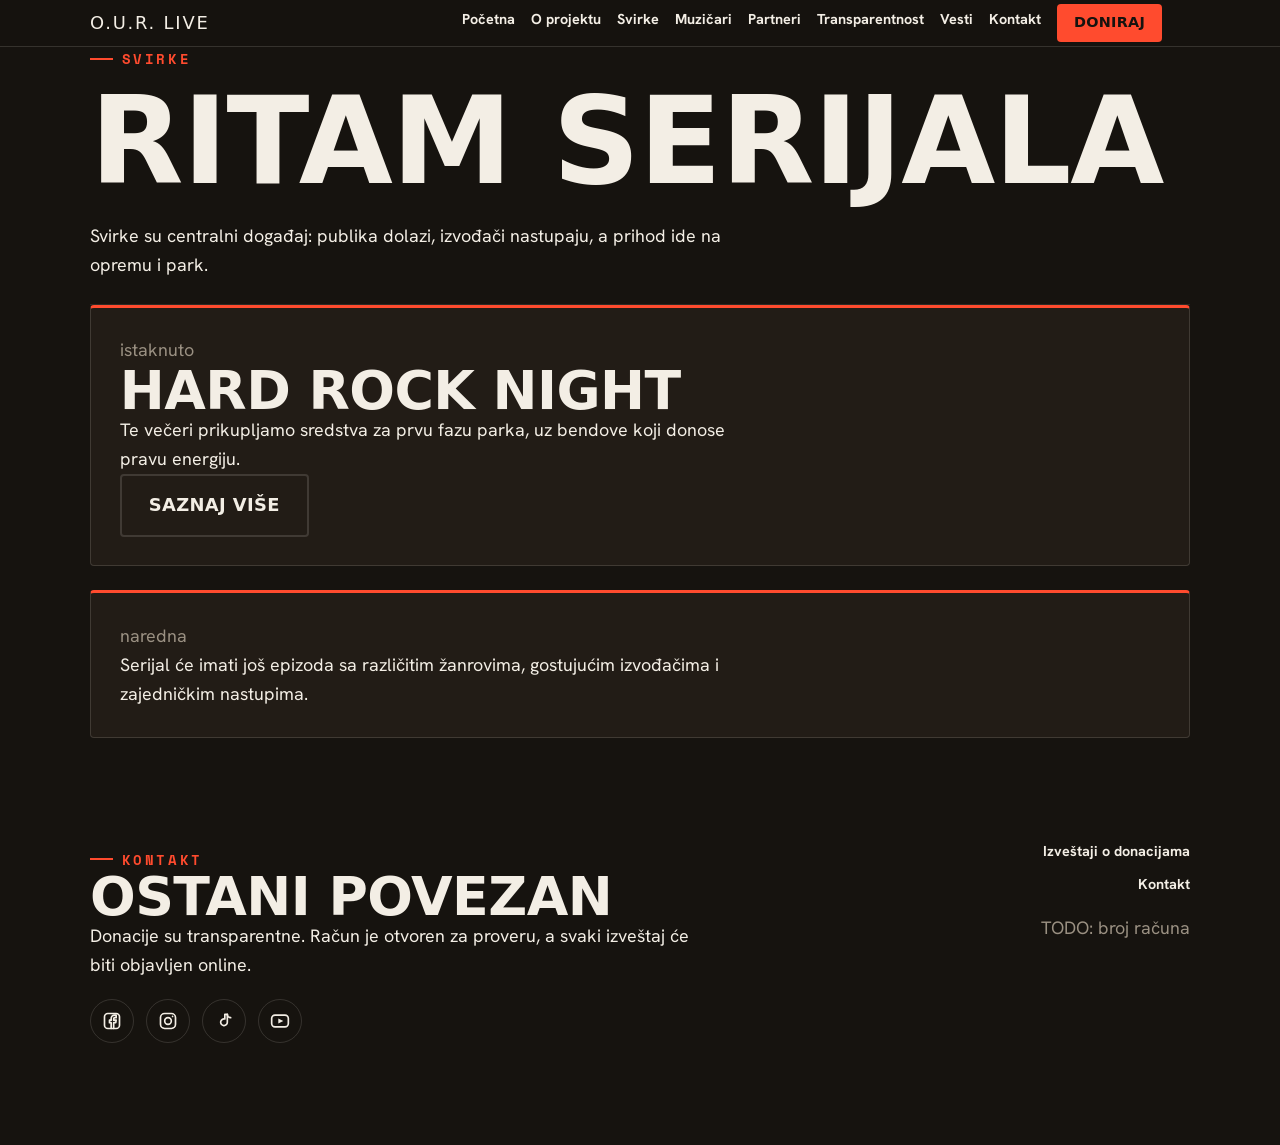
<file: svirke/index.html>
<!DOCTYPE html>
<html lang="sr">
<head>
  <meta charset="UTF-8">
  <meta name="viewport" content="width=device-width, initial-scale=1.0">
  <title>Svirke | O.U.R. LIVE</title>
  <meta name="description" content="Svirke su centralni događaj serijala O.U.R. LIVE: publika dolazi, izvođači nastupaju, a prihod ide na opremu i muzički park.">
  <meta property="og:type" content="website">
  <meta property="og:locale" content="sr_RS">
  <meta property="og:title" content="Svirke | O.U.R. LIVE">
  <meta property="og:description" content="Svirke su centralni događaj serijala O.U.R. LIVE: publika dolazi, izvođači nastupaju, a prihod ide na opremu i muzički park.">
  <!-- TODO: zameniti apsolutnim URL-om (sa domenom) kad sajt ode na produkciju -->
  <meta property="og:image" content="/dangube-band-web.jpg">
  <link rel="stylesheet" href="/styles.css">
</head>
<body data-genre="hardrock">
    <site-nav></site-nav>

  <div class="wrap">
    <header class="page-header">
      <span class="eyebrow">svirke</span>
      <h1>Ritam serijala</h1>
      <p class="page-intro">Svirke su centralni događaj: publika dolazi, izvođači nastupaju, a prihod ide na opremu i park.</p>
    </header>

    <main style="display:grid; gap:1.5rem;">
      <article class="card">
        <p class="muted">istaknuto</p>
        <h2>Hard Rock Night</h2>
        <p>Te večeri prikupljamo sredstva za prvu fazu parka, uz bendove koji donose pravu energiju.</p>
        <a class="btn btn--ghost" href="/svirke/hard-rock-night-sabac.html">Saznaj više</a>
      </article>
      <article class="card">
        <p class="muted">naredna</p>
        <p>Serijal će imati još epizoda sa različitim žanrovima, gostujućim izvođačima i zajedničkim nastupima.</p>
      </article>
    </main>
  </div>
  <site-footer></site-footer>
  <script src="/script.js"></script>
</body>
</html>
</file>
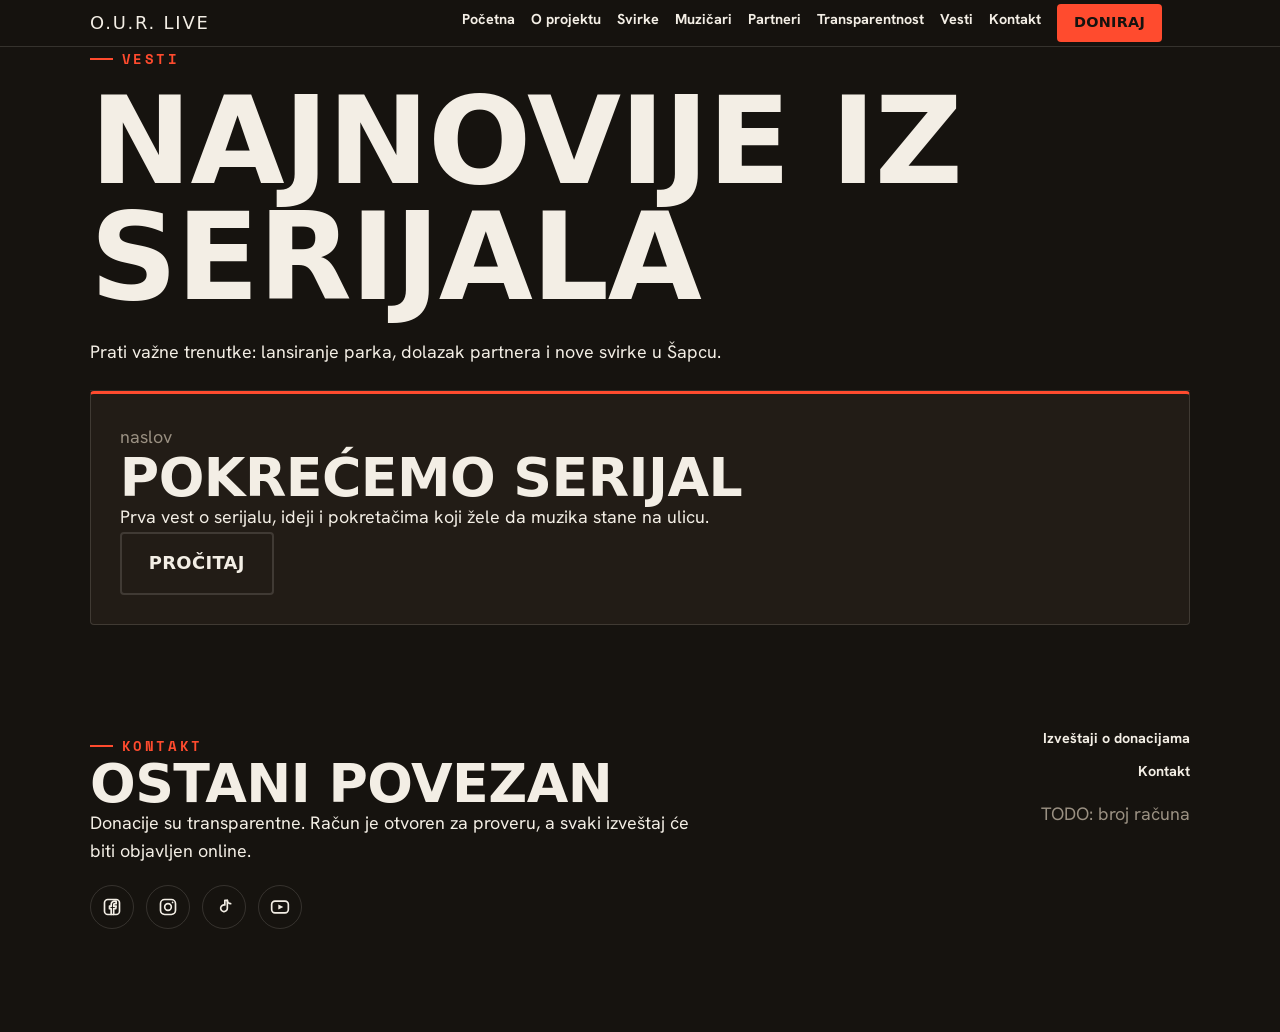
<file: vesti/index.html>
<!DOCTYPE html>
<html lang="sr">
<head>
  <meta charset="UTF-8">
  <meta name="viewport" content="width=device-width, initial-scale=1.0">
  <title>Vesti | O.U.R. LIVE</title>
  <meta name="description" content="Najnovije vesti iz serijala O.U.R. LIVE: lansiranje parka, dolazak partnera i nove svirke u Šapcu.">
  <meta property="og:type" content="website">
  <meta property="og:locale" content="sr_RS">
  <meta property="og:title" content="Vesti | O.U.R. LIVE">
  <meta property="og:description" content="Najnovije vesti iz serijala O.U.R. LIVE: lansiranje parka, dolazak partnera i nove svirke u Šapcu.">
  <!-- TODO: zameniti apsolutnim URL-om (sa domenom) kad sajt ode na produkciju -->
  <meta property="og:image" content="/ksilofon.png">
  <link rel="stylesheet" href="/styles.css">
</head>
<body data-genre="hardrock">
    <site-nav></site-nav>

  <div class="wrap">
    <header class="page-header">
      <span class="eyebrow">vesti</span>
      <h1>Najnovije iz serijala</h1>
      <p class="page-intro">Prati važne trenutke: lansiranje parka, dolazak partnera i nove svirke u Šapcu.</p>
    </header>

    <main style="display:grid; gap:1.5rem;">
      <article class="card">
        <p class="muted">naslov</p>
        <h2>Pokrećemo serijal</h2>
        <p>Prva vest o serijalu, ideji i pokretačima koji žele da muzika stane na ulicu.</p>
        <a class="btn btn--ghost" href="/vesti/pokrecemo-serijal.html">Pročitaj</a>
      </article>
    </main>
  </div>
  <site-footer></site-footer>
  <script src="/script.js"></script>
</body>
</html>
</file>
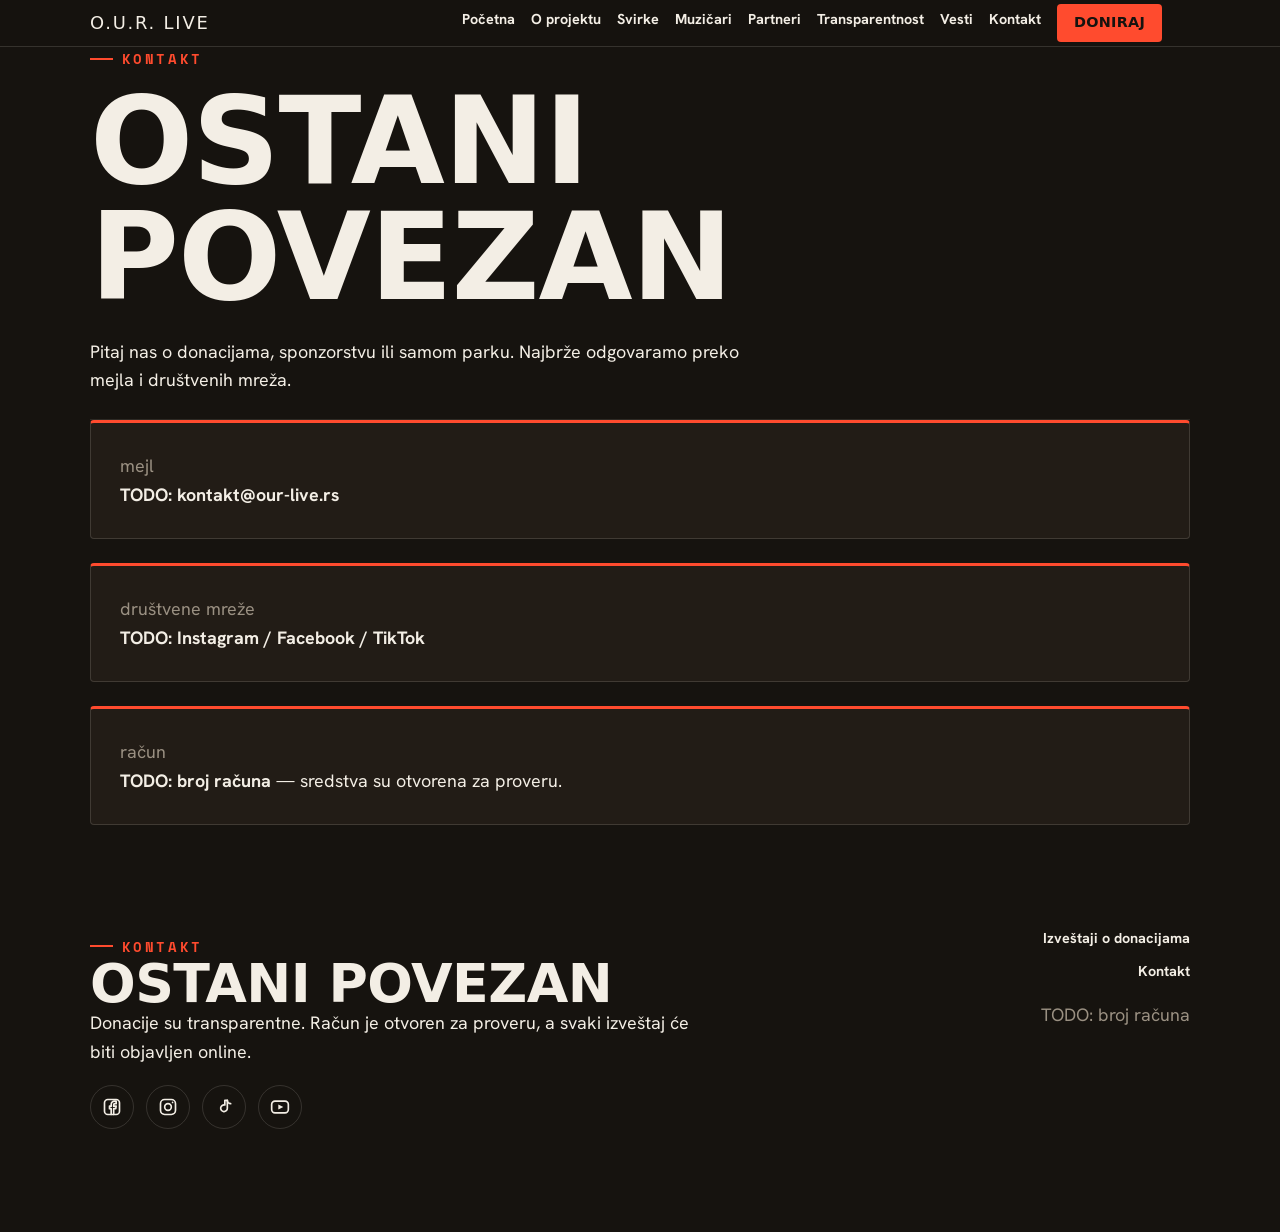
<file: kontakt.html>
<!DOCTYPE html>
<html lang="sr">
<head>
  <meta charset="UTF-8">
  <meta name="viewport" content="width=device-width, initial-scale=1.0">
  <title>Kontakt | O.U.R. LIVE</title>
  <meta name="description" content="Pitaj nas o donacijama, sponzorstvu ili samom muzičkom parku u Šapcu. Kontakt podaci za O.U.R. LIVE serijal humanitarnih svirki.">
  <meta property="og:type" content="website">
  <meta property="og:locale" content="sr_RS">
  <meta property="og:title" content="Kontakt | O.U.R. LIVE">
  <meta property="og:description" content="Pitaj nas o donacijama, sponzorstvu ili samom muzičkom parku u Šapcu. Kontakt podaci za O.U.R. LIVE serijal humanitarnih svirki.">
  <!-- TODO: zameniti apsolutnim URL-om (sa domenom) kad sajt ode na produkciju -->
  <meta property="og:image" content="/ksilofon.png">
  <link rel="stylesheet" href="/styles.css">
</head>
<body data-genre="hardrock">
    <site-nav></site-nav>

  <div class="wrap">
    <header class="page-header">
      <span class="eyebrow">kontakt</span>
      <h1>Ostani povezan</h1>
      <p class="page-intro">Pitaj nas o donacijama, sponzorstvu ili samom parku. Najbrže odgovaramo preko mejla i društvenih mreža.</p>
    </header>

    <main style="display:grid; gap:1.5rem;">
      <article class="card">
        <p class="muted">mejl</p>
        <p><strong>TODO: kontakt@our-live.rs</strong></p>
      </article>
      <article class="card">
        <p class="muted">društvene mreže</p>
        <p><strong>TODO: Instagram / Facebook / TikTok</strong></p>
      </article>
      <article class="card">
        <p class="muted">račun</p>
        <p><strong>TODO: broj računa</strong> — sredstva su otvorena za proveru.</p>
      </article>
    </main>
  </div>
  <site-footer></site-footer>
  <script src="/script.js"></script>
</body>
</html>
</file>
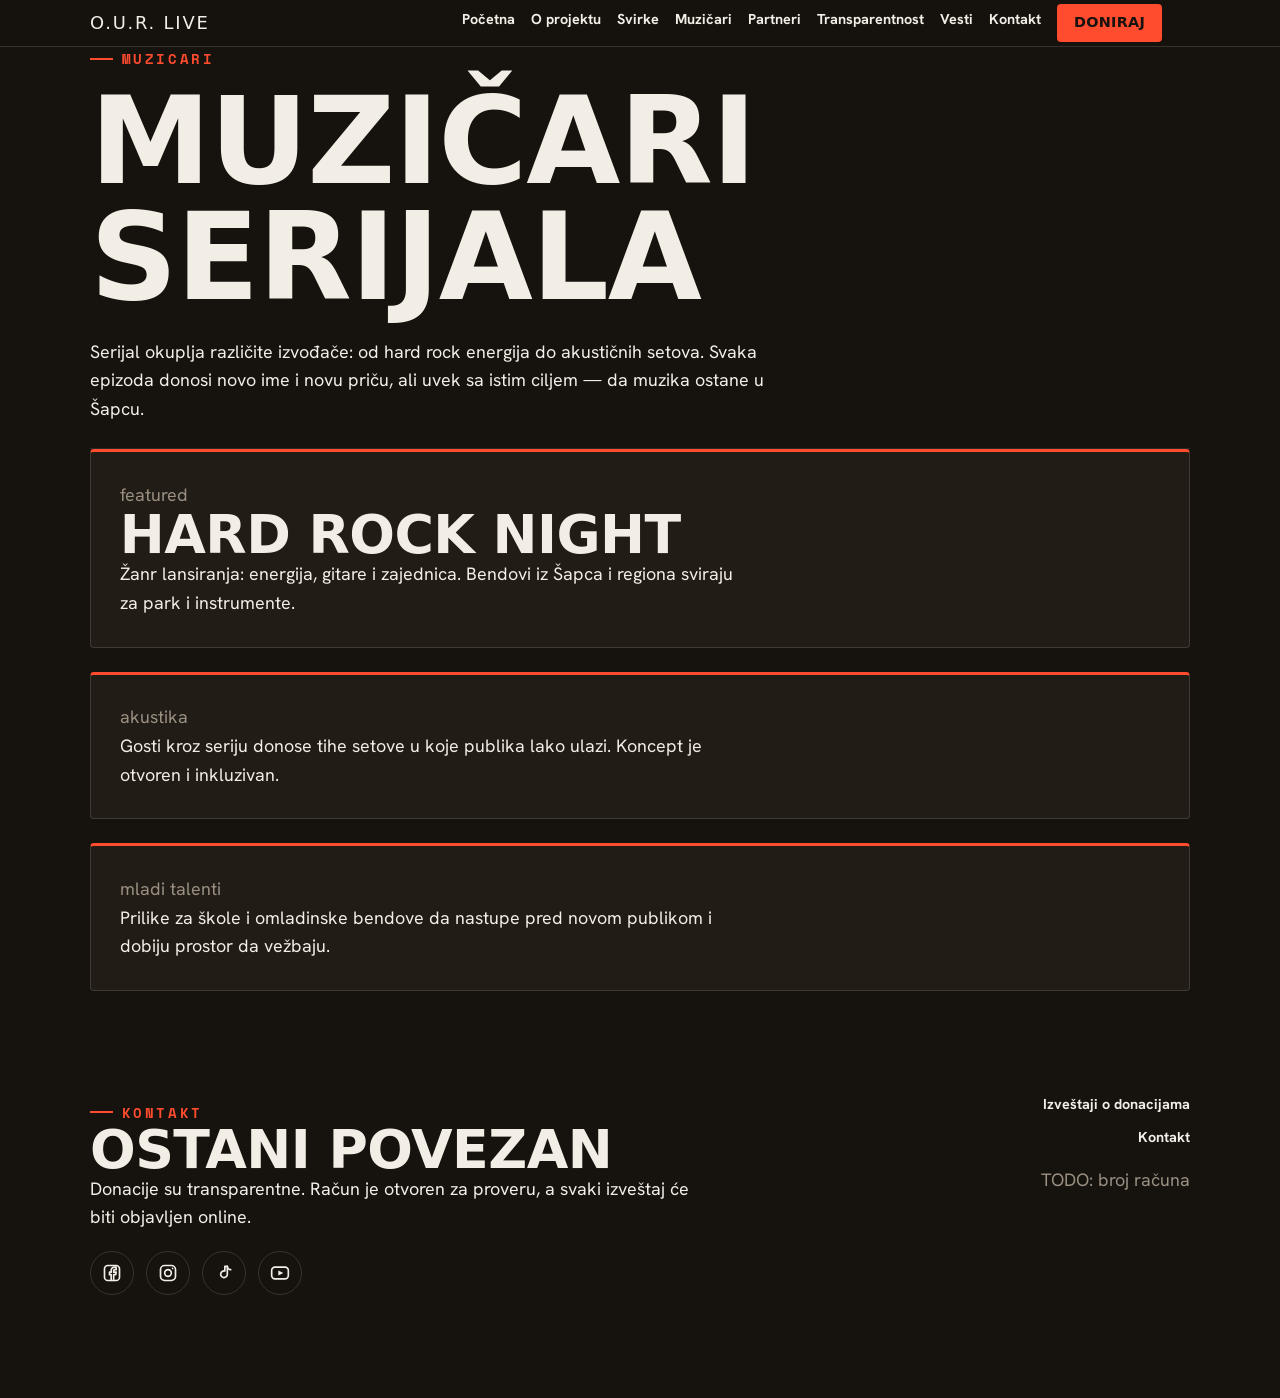
<file: muzicari.html>
<!DOCTYPE html>
<html lang="sr">
<head>
  <meta charset="UTF-8">
  <meta name="viewport" content="width=device-width, initial-scale=1.0">
  <title>Muzičari | O.U.R. LIVE</title>
  <meta name="description" content="Muzičari serijala O.U.R. LIVE: od hard rock energije do akustičnih setova. Svaka epizoda donosi novo ime i novu priču.">
  <meta property="og:type" content="website">
  <meta property="og:locale" content="sr_RS">
  <meta property="og:title" content="Muzičari | O.U.R. LIVE">
  <meta property="og:description" content="Muzičari serijala O.U.R. LIVE: od hard rock energije do akustičnih setova. Svaka epizoda donosi novo ime i novu priču.">
  <!-- TODO: zameniti apsolutnim URL-om (sa domenom) kad sajt ode na produkciju -->
  <meta property="og:image" content="/dangube-band-web.jpg">
  <link rel="stylesheet" href="/styles.css">
</head>
<body data-genre="hardrock">
    <site-nav></site-nav>

  <div class="wrap">
    <header class="page-header">
      <span class="eyebrow">muzicari</span>
      <h1>Muzičari serijala</h1>
      <p class="page-intro">Serijal okuplja različite izvođače: od hard rock energija do akustičnih setova. Svaka epizoda donosi novo ime i novu priču, ali uvek sa istim ciljem — da muzika ostane u Šapcu.</p>
    </header>

    <main style="display:grid; gap:1.5rem;">
      <article class="card">
        <p class="muted">featured</p>
        <h2>Hard Rock Night</h2>
        <p>Žanr lansiranja: energija, gitare i zajednica. Bendovi iz Šapca i regiona sviraju za park i instrumente.</p>
      </article>
      <article class="card">
        <p class="muted">akustika</p>
        <p>Gosti kroz seriju donose tihe setove u koje publika lako ulazi. Koncept je otvoren i inkluzivan.</p>
      </article>
      <article class="card">
        <p class="muted">mladi talenti</p>
        <p>Prilike za škole i omladinske bendove da nastupe pred novom publikom i dobiju prostor da vežbaju.</p>
      </article>
    </main>
  </div>
  <site-footer></site-footer>
  <script src="/script.js"></script>
</body>
</html>
</file>
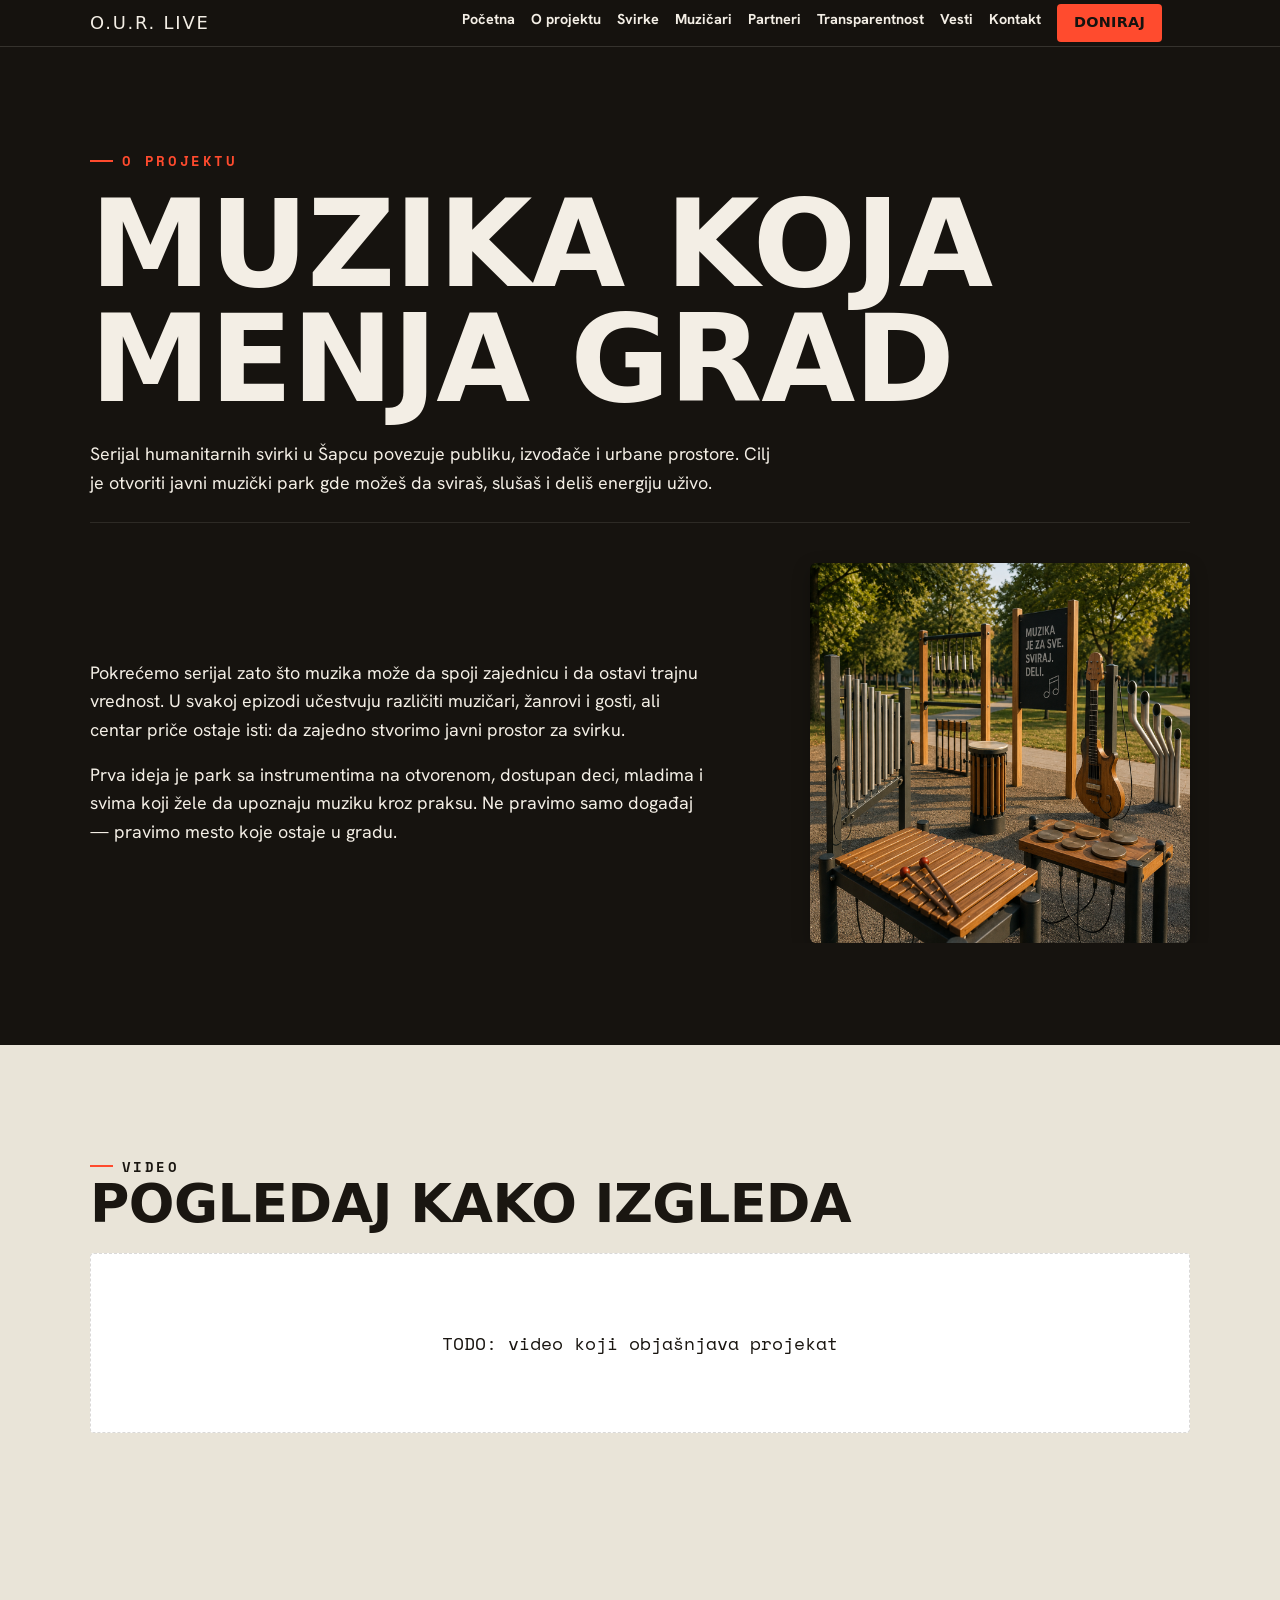
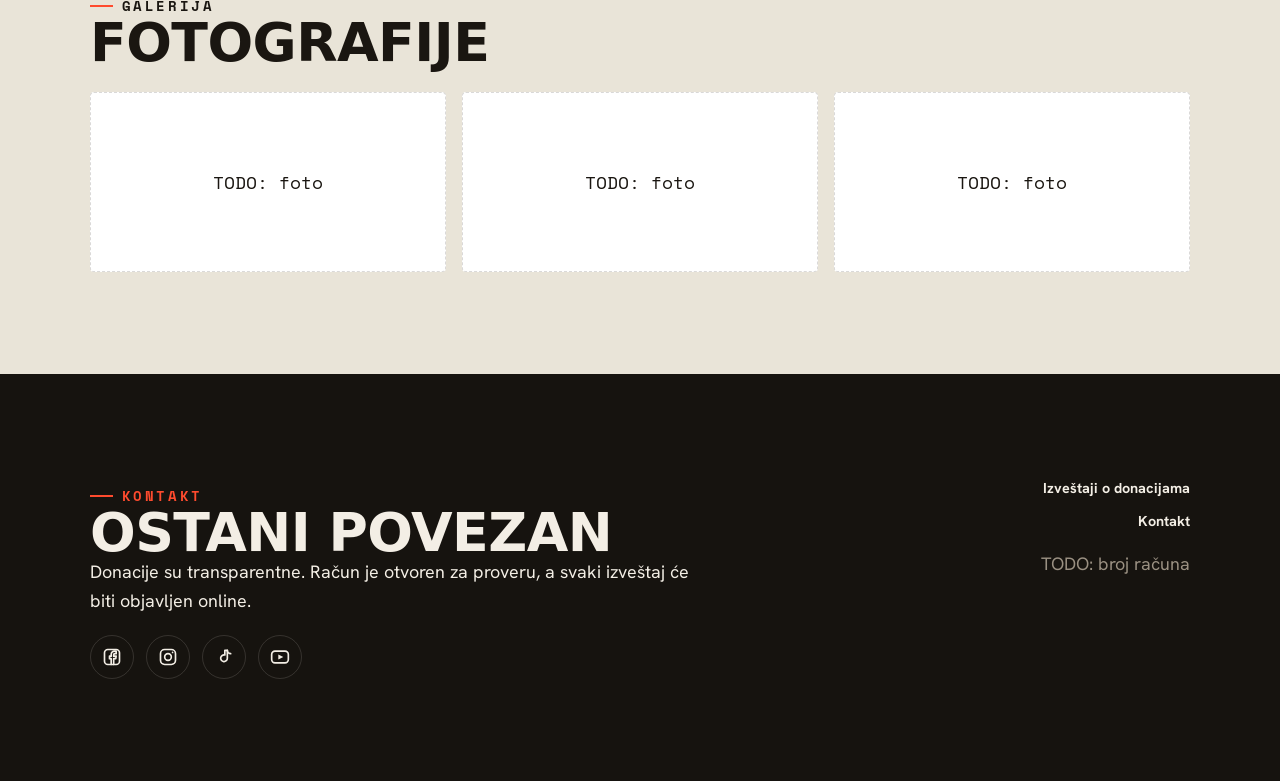
<file: o-projektu.html>
<!DOCTYPE html>
<html lang="sr">
<head>
  <meta charset="UTF-8">
  <meta name="viewport" content="width=device-width, initial-scale=1.0">
  <title>O projektu | O.U.R. LIVE</title>
  <meta name="description" content="Serijal humanitarnih svirki u Šapcu povezuje publiku, izvođače i urbane prostore — cilj je javni muzički park za celu zajednicu.">
  <meta property="og:type" content="website">
  <meta property="og:locale" content="sr_RS">
  <meta property="og:title" content="O projektu | O.U.R. LIVE">
  <meta property="og:description" content="Serijal humanitarnih svirki u Šapcu povezuje publiku, izvođače i urbane prostore — cilj je javni muzički park za celu zajednicu.">
  <!-- TODO: zameniti apsolutnim URL-om (sa domenom) kad sajt ode na produkciju -->
  <meta property="og:image" content="/ksilofon.png">
  <link rel="stylesheet" href="/styles.css">
</head>
<body data-genre="hardrock">
    <site-nav></site-nav>

  <header class="section stage">
    <div class="wrap">
      <div class="page-header">
        <span class="eyebrow">o projektu</span>
        <h1>Muzika koja menja grad</h1>
        <p class="page-intro">Serijal humanitarnih svirki u Šapcu povezuje publiku, izvođače i urbane prostore. Cilj je otvoriti javni muzički park gde možeš da sviraš, slušaš i deliš energiju uživo.</p>
      </div>

      <div class="project-grid" style="margin-top:2.5rem;">
        <div>
          <p>Pokrećemo serijal zato što muzika može da spoji zajednicu i da ostavi trajnu vrednost. U svakoj epizodi učestvuju različiti muzičari, žanrovi i gosti, ali centar priče ostaje isti: da zajedno stvorimo javni prostor za svirku.</p>
          <div style="height:1rem" aria-hidden="true"></div>
          <p>Prva ideja je park sa instrumentima na otvorenom, dostupan deci, mladima i svima koji žele da upoznaju muziku kroz praksu. Ne pravimo samo događaj — pravimo mesto koje ostaje u gradu.</p>
        </div>
        <figure style="margin:0; display:flex; align-items:center; justify-content:center;">
          <img src="/ksilofon.png" alt="ksilofon instrument" style="width:auto; max-height:clamp(20rem,60vh,40rem); border-radius:6px; box-shadow: 0 6px 18px rgba(0,0,0,0.25);" />
        </figure>
      </div>
    </div>
  </header>

  <main>
    <section class="section ledger" aria-labelledby="video-title">
      <div class="wrap">
        <span class="eyebrow">video</span>
        <h2 id="video-title">Pogledaj kako izgleda</h2>
        <div class="placeholder-box" style="margin-top:1.5rem;">TODO: video koji objašnjava projekat</div>
      </div>
    </section>

    <section class="section ledger" aria-labelledby="gallery-title" style="padding-block-start: calc(var(--section-y) * 0.5);">
      <div class="wrap">
        <span class="eyebrow">galerija</span>
        <h2 id="gallery-title">Fotografije</h2>
        <div class="photo-grid" style="margin-top:1.5rem;">
          <div class="placeholder-box">TODO: foto</div>
          <div class="placeholder-box">TODO: foto</div>
          <div class="placeholder-box">TODO: foto</div>
        </div>
      </div>
    </section>
  </main>
  <site-footer></site-footer>
  <script src="/script.js"></script>
</body>
</html>
</file>
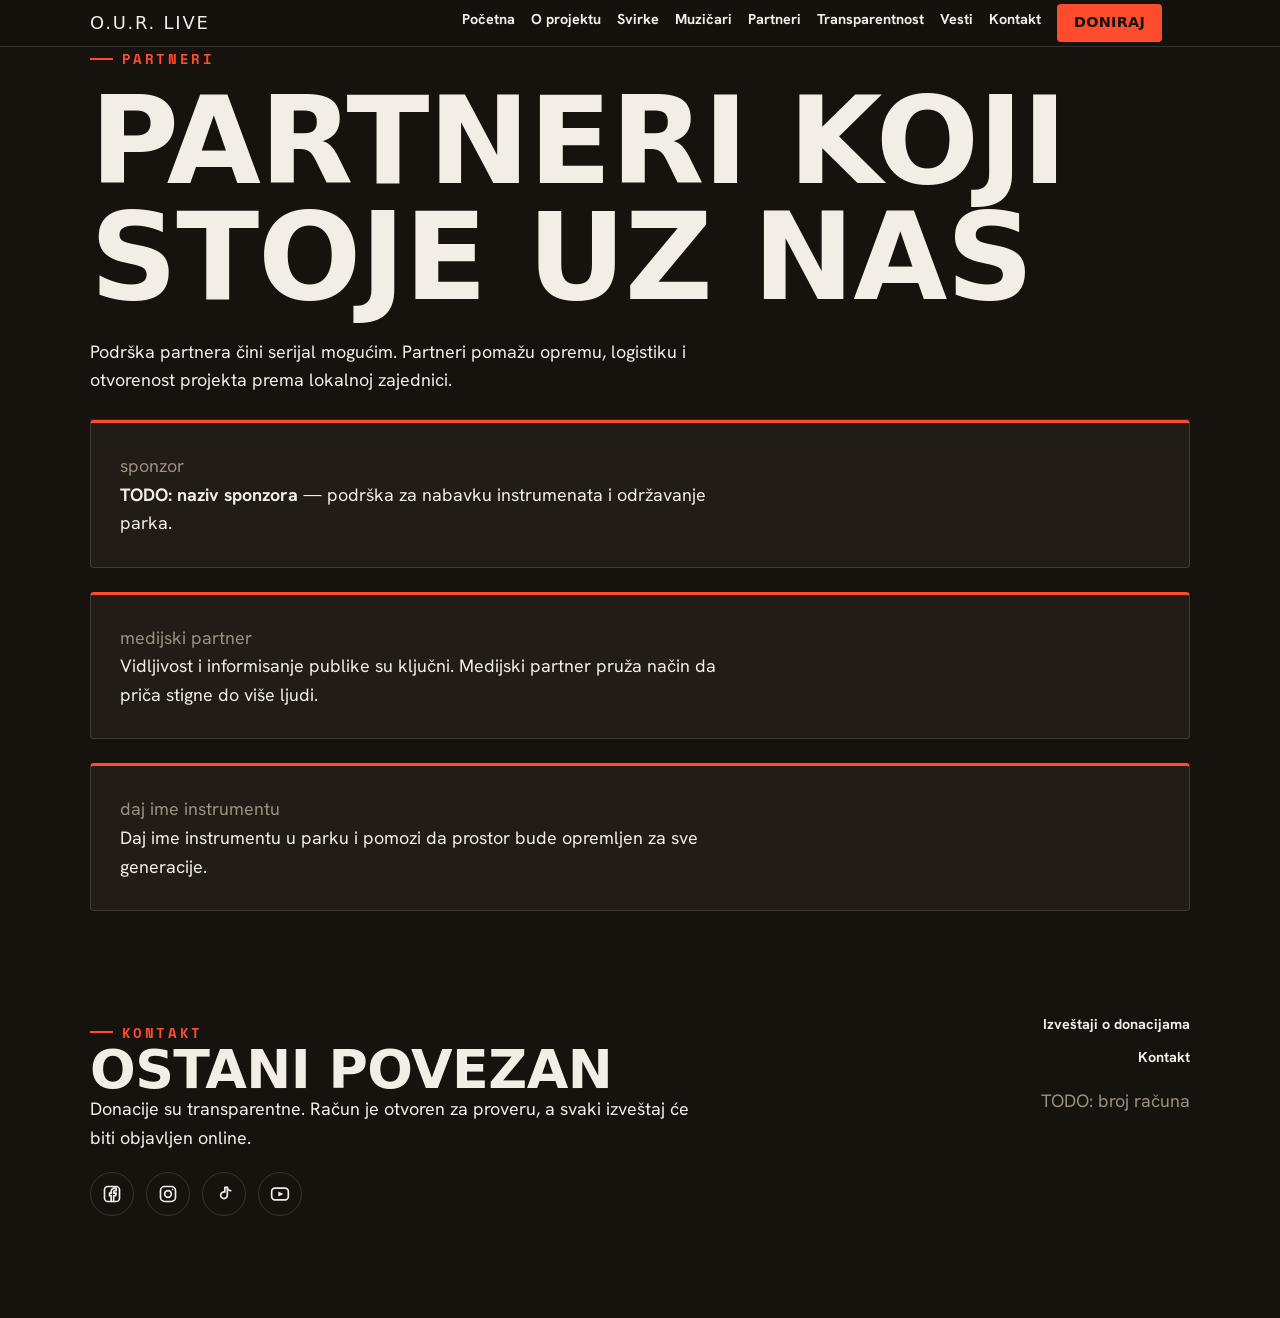
<file: partneri.html>
<!DOCTYPE html>
<html lang="sr">
<head>
  <meta charset="UTF-8">
  <meta name="viewport" content="width=device-width, initial-scale=1.0">
  <title>Partneri | O.U.R. LIVE</title>
  <meta name="description" content="Podrška partnera čini serijal O.U.R. LIVE mogućim. Saznaj kako sponzori i medijski partneri pomažu izgradnju muzičkog parka u Šapcu.">
  <meta property="og:type" content="website">
  <meta property="og:locale" content="sr_RS">
  <meta property="og:title" content="Partneri | O.U.R. LIVE">
  <meta property="og:description" content="Podrška partnera čini serijal O.U.R. LIVE mogućim. Saznaj kako sponzori i medijski partneri pomažu izgradnju muzičkog parka u Šapcu.">
  <!-- TODO: zameniti apsolutnim URL-om (sa domenom) kad sajt ode na produkciju -->
  <meta property="og:image" content="/ksilofon.png">
  <link rel="stylesheet" href="/styles.css">
</head>
<body data-genre="hardrock">
    <site-nav></site-nav>

  <div class="wrap">
    <header class="page-header">
      <span class="eyebrow">partneri</span>
      <h1>Partneri koji stoje uz nas</h1>
      <p class="page-intro">Podrška partnera čini serijal mogućim. Partneri pomažu opremu, logistiku i otvorenost projekta prema lokalnoj zajednici.</p>
    </header>

    <main style="display:grid; gap:1.5rem;">
      <article class="card">
        <p class="muted">sponzor</p>
        <p><strong>TODO: naziv sponzora</strong> — podrška za nabavku instrumenata i održavanje parka.</p>
      </article>
      <article class="card">
        <p class="muted">medijski partner</p>
        <p>Vidljivost i informisanje publike su ključni. Medijski partner pruža način da priča stigne do više ljudi.</p>
      </article>
      <article class="card">
        <p class="muted">daj ime instrumentu</p>
        <p>Daj ime instrumentu u parku i pomozi da prostor bude opremljen za sve generacije.</p>
      </article>
    </main>
  </div>
  <site-footer></site-footer>
  <script src="/script.js"></script>
</body>
</html>
</file>
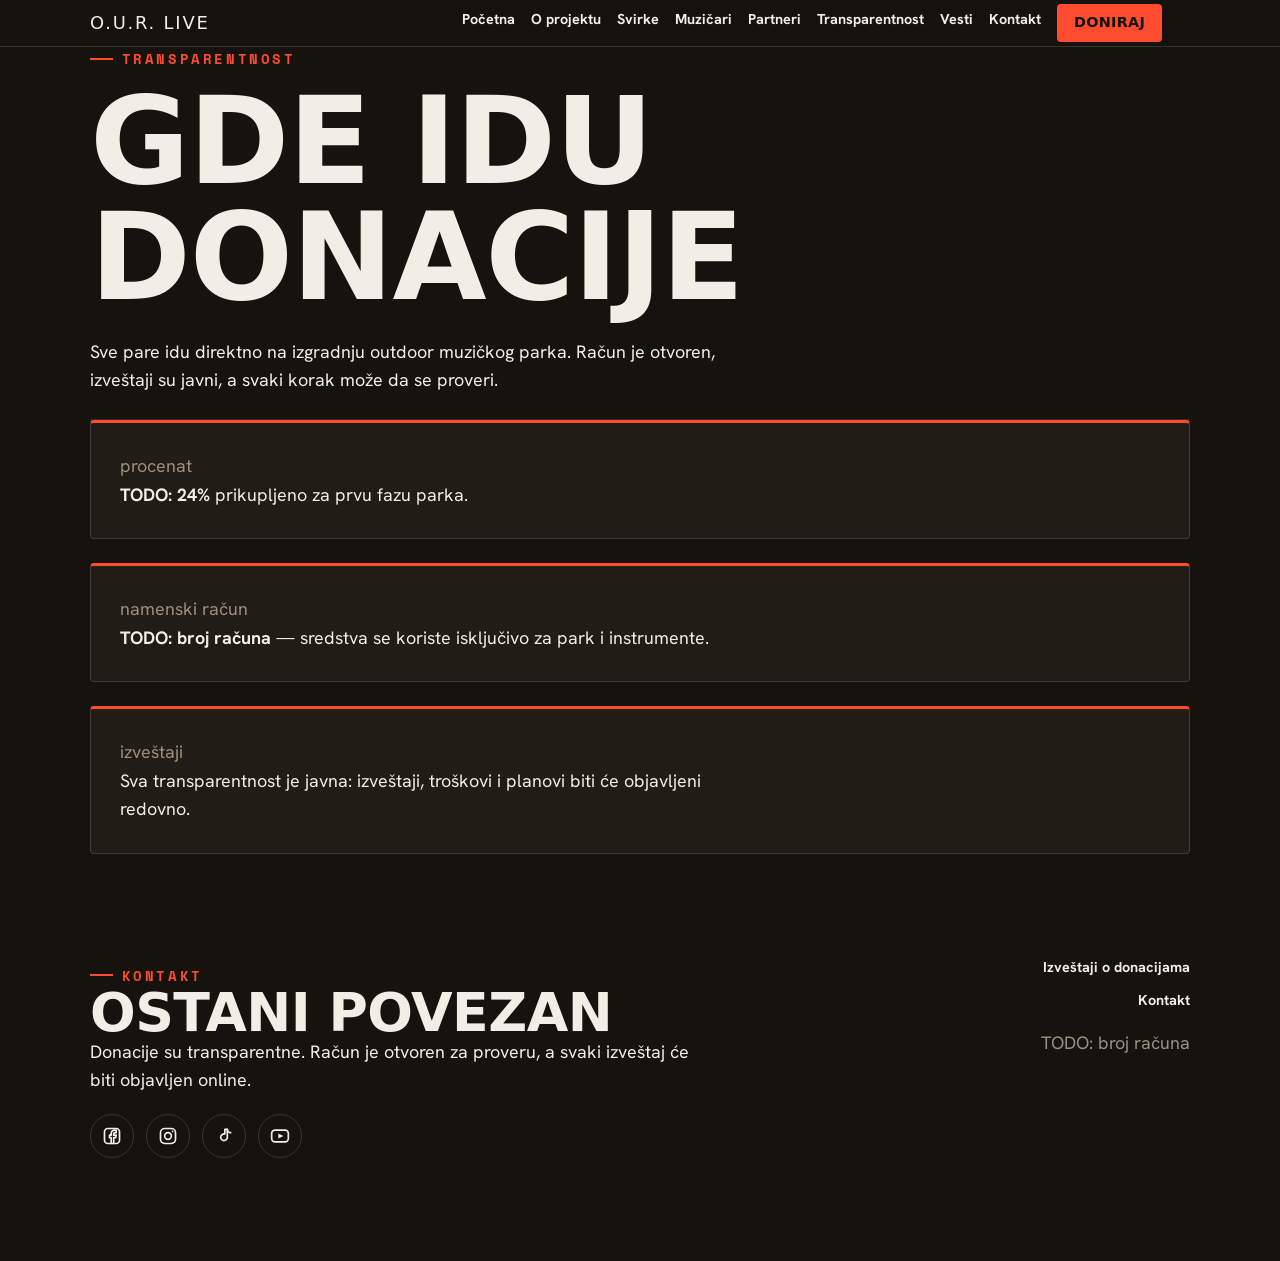
<file: transparentnost.html>
<!DOCTYPE html>
<html lang="sr">
<head>
  <meta charset="UTF-8">
  <meta name="viewport" content="width=device-width, initial-scale=1.0">
  <title>Transparentnost | O.U.R. LIVE</title>
  <meta name="description" content="Sve donacije idu direktno na izgradnju outdoor muzičkog parka u Šapcu. Račun je otvoren, izveštaji javni, svaki korak može da se proveri.">
  <meta property="og:type" content="website">
  <meta property="og:locale" content="sr_RS">
  <meta property="og:title" content="Transparentnost | O.U.R. LIVE">
  <meta property="og:description" content="Sve donacije idu direktno na izgradnju outdoor muzičkog parka u Šapcu. Račun je otvoren, izveštaji javni, svaki korak može da se proveri.">
  <!-- TODO: zameniti apsolutnim URL-om (sa domenom) kad sajt ode na produkciju -->
  <meta property="og:image" content="/ksilofon.png">
  <link rel="stylesheet" href="/styles.css">
</head>
<body data-genre="hardrock">
    <site-nav></site-nav>

  <div class="wrap">
    <header class="page-header">
      <span class="eyebrow">transparentnost</span>
      <h1>Gde idu donacije</h1>
      <p class="page-intro">Sve pare idu direktno na izgradnju outdoor muzičkog parka. Račun je otvoren, izveštaji su javni, a svaki korak može da se proveri.</p>
    </header>

    <main style="display:grid; gap:1.5rem;">
      <article class="card">
        <p class="muted">procenat</p>
        <p><strong>TODO: 24%</strong> prikupljeno za prvu fazu parka.</p>
      </article>
      <article class="card">
        <p class="muted">namenski račun</p>
        <p><strong>TODO: broj računa</strong> — sredstva se koriste isključivo za park i instrumente.</p>
      </article>
      <article class="card">
        <p class="muted">izveštaji</p>
        <p>Sva transparentnost je javna: izveštaji, troškovi i planovi biti će objavljeni redovno.</p>
      </article>
    </main>
  </div>
  <site-footer></site-footer>
  <script src="/script.js"></script>
</body>
</html>
</file>
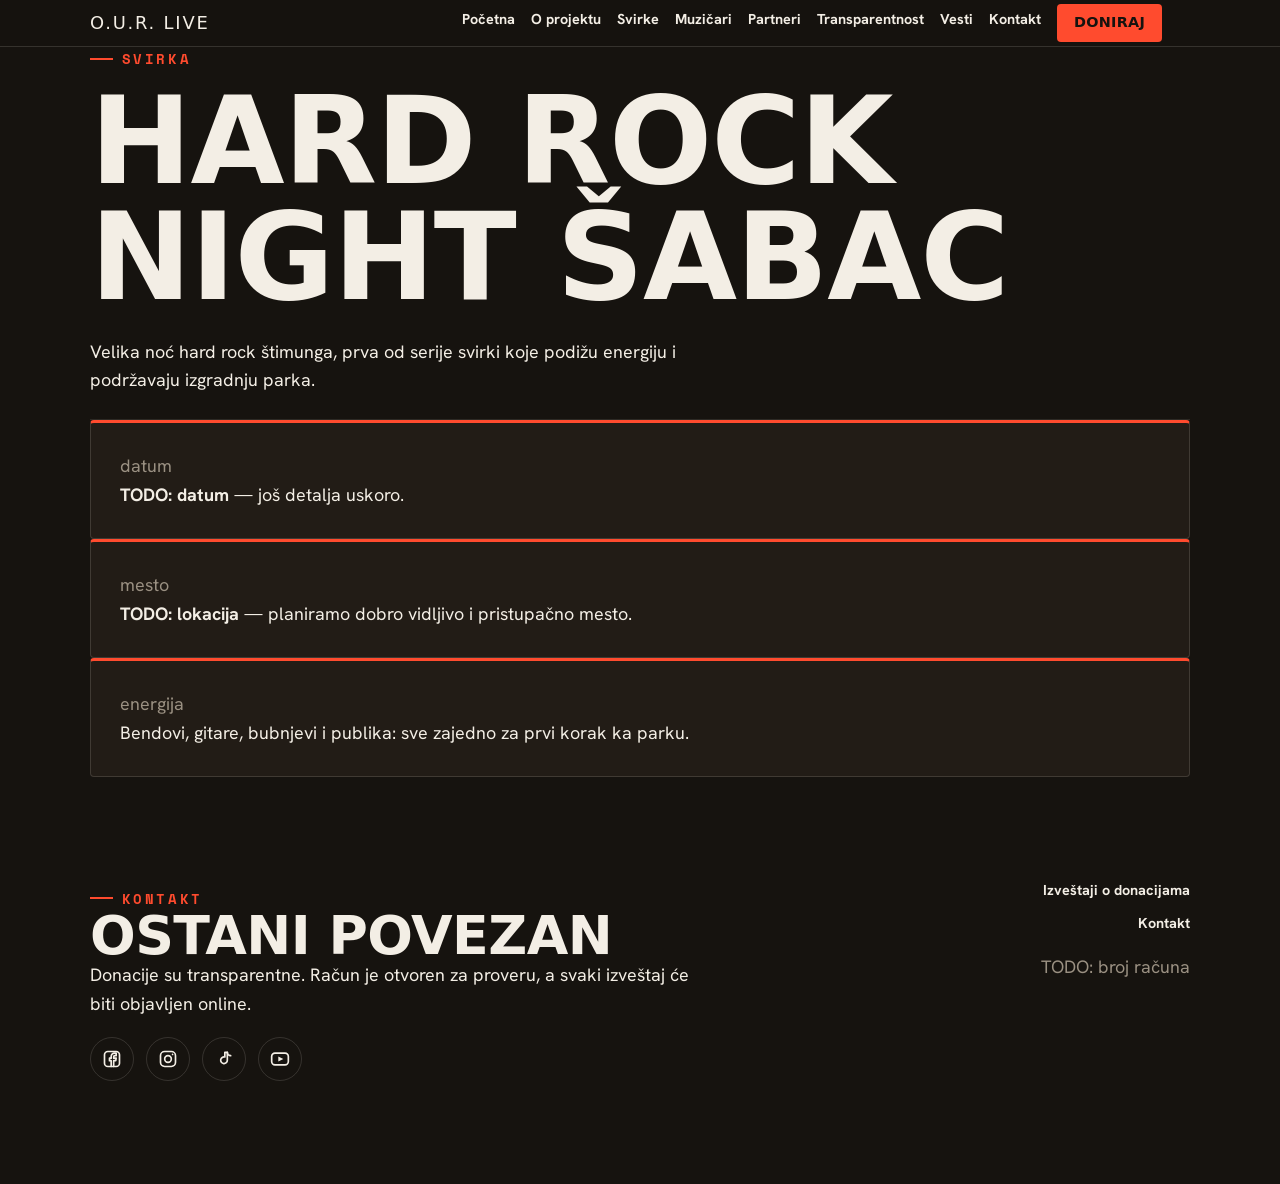
<file: svirke/hard-rock-night-sabac.html>
<!DOCTYPE html>
<html lang="sr">
<head>
  <meta charset="UTF-8">
  <meta name="viewport" content="width=device-width, initial-scale=1.0">
  <title>Hard Rock Night Šabac | O.U.R. LIVE</title>
  <meta name="description" content="Hard Rock Night Šabac — prva svirka serijala O.U.R. LIVE, energija i gitare za izgradnju muzičkog parka u Šapcu.">
  <meta property="og:type" content="website">
  <meta property="og:locale" content="sr_RS">
  <meta property="og:title" content="Hard Rock Night Šabac | O.U.R. LIVE">
  <meta property="og:description" content="Hard Rock Night Šabac — prva svirka serijala O.U.R. LIVE, energija i gitare za izgradnju muzičkog parka u Šapcu.">
  <!-- TODO: zameniti apsolutnim URL-om (sa domenom) kad sajt ode na produkciju -->
  <meta property="og:image" content="/dangube-band-web.jpg">
  <link rel="stylesheet" href="/styles.css">
</head>
<body data-genre="hardrock">
    <site-nav></site-nav>

  <div class="wrap">
    <header class="page-header">
      <span class="eyebrow">svirka</span>
      <h1>Hard Rock Night Šabac</h1>
      <p class="page-intro">Velika noć hard rock štimunga, prva od serije svirki koje podižu energiju i podržavaju izgradnju parka.</p>
    </header>

    <main>
      <article class="card">
        <p class="muted">datum</p>
        <p><strong>TODO: datum</strong> — još detalja uskoro.</p>
      </article>
      <article class="card">
        <p class="muted">mesto</p>
        <p><strong>TODO: lokacija</strong> — planiramo dobro vidljivo i pristupačno mesto.</p>
      </article>
      <article class="card">
        <p class="muted">energija</p>
        <p>Bendovi, gitare, bubnjevi i publika: sve zajedno za prvi korak ka parku.</p>
      </article>
    </main>
  </div>
  <site-footer></site-footer>
  <script src="/script.js"></script>
</body>
</html>
</file>
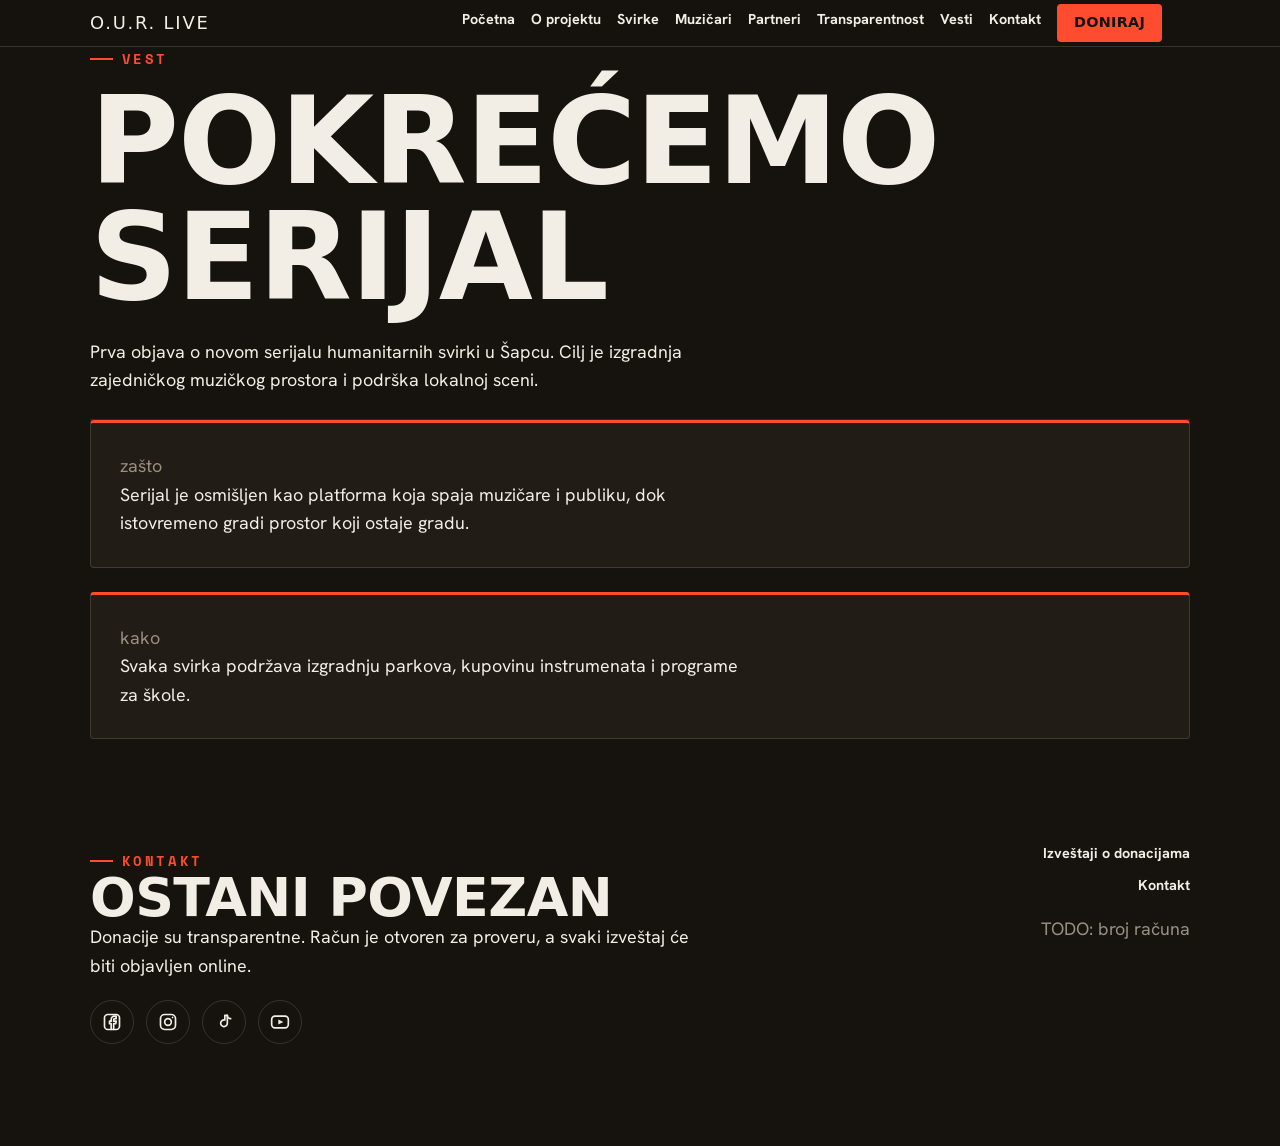
<file: vesti/pokrecemo-serijal.html>
<!DOCTYPE html>
<html lang="sr">
<head>
  <meta charset="UTF-8">
  <meta name="viewport" content="width=device-width, initial-scale=1.0">
  <title>Pokrećemo serijal | O.U.R. LIVE</title>
  <meta name="description" content="Prva objava o serijalu humanitarnih svirki O.U.R. LIVE u Šapcu — ideja, pokretači i cilj izgradnje muzičkog prostora.">
  <meta property="og:type" content="website">
  <meta property="og:locale" content="sr_RS">
  <meta property="og:title" content="Pokrećemo serijal | O.U.R. LIVE">
  <meta property="og:description" content="Prva objava o serijalu humanitarnih svirki O.U.R. LIVE u Šapcu — ideja, pokretači i cilj izgradnje muzičkog prostora.">
  <!-- TODO: zameniti apsolutnim URL-om (sa domenom) kad sajt ode na produkciju -->
  <meta property="og:image" content="/ksilofon.png">
  <link rel="stylesheet" href="/styles.css">
</head>
<body data-genre="hardrock">
    <site-nav></site-nav>

  <div class="wrap">
    <header class="page-header">
      <span class="eyebrow">vest</span>
      <h1>Pokrećemo serijal</h1>
      <p class="page-intro">Prva objava o novom serijalu humanitarnih svirki u Šapcu. Cilj je izgradnja zajedničkog muzičkog prostora i podrška lokalnoj sceni.</p>
    </header>

    <main style="display:grid; gap:1.5rem;">
      <article class="card">
        <p class="muted">zašto</p>
        <p>Serijal je osmišljen kao platforma koja spaja muzičare i publiku, dok istovremeno gradi prostor koji ostaje gradu.</p>
      </article>
      <article class="card">
        <p class="muted">kako</p>
        <p>Svaka svirka podržava izgradnju parkova, kupovinu instrumenata i programe za škole.</p>
      </article>
    </main>
  </div>
  <site-footer></site-footer>
  <script src="/script.js"></script>
</body>
</html>
</file>
<file: styles.css>
/* ============================================================
   ŠABAC LIVE — DIZAJN SISTEM
   Serijal humanitarnih svirki. Brend je SERIJAL, ne bend.
   ------------------------------------------------------------
   Skelet je žanrovski neutralan; AKCENAT se menja po epizodi
   (žanru) preko atributa data-genre. Sekcije se smenjuju:
   "scena" (tamno = šou) i "knjige" (svetlo = transparentnost).
   ============================================================ */

@import url('https://fonts.googleapis.com/css2?family=Archivo+Expanded:wght@600;700;800&family=Hanken+Grotesk:wght@400;500;600;700&family=Space+Mono:wght@400;700&display=swap');

/* ---------- TOKENI ---------- */
:root {
  /* Boje — scena (tamno) i knjige (svetlo) */
  --ink:        #16130F;   /* scena: topla skoro-crna */
  --surface-2:  #221C16;   /* podignuta tamna površina (kartice) */
  --on-ink:     #F3EEE5;   /* tekst na tamnom */
  --paper:      #E9E4D8;   /* knjige: topli bone (NIJE kliše-krem) */
  --paper-ink:  #1A1611;   /* tekst na svetlom */
  --muted:      #9A9082;   /* prigušen tekst */
  --line:       rgba(243,238,229,0.14);  /* tanke linije na tamnom */
  --line-ink:   rgba(26,22,17,0.16);      /* tanke linije na svetlom */

  /* Akcenat se MENJA po žanru. Default = hard rock (lansiranje). */
  --genre:      #FF4B2E;   /* hard rock — užareni crveni */
  --genre-ink:  #16130F;   /* tekst preko akcenta */

  /* Tipografija */
  --font-display: "Archivo Expanded", "Archivo", system-ui, sans-serif;
  --font-body:    "Hanken Grotesk", system-ui, -apple-system, sans-serif;
  --font-mono:    "Space Mono", ui-monospace, monospace;

  /* Type skala (responzivna, clamp) */
  --step--1: clamp(0.82rem, 0.79rem + 0.15vw, 0.9rem);
  --step-0:  clamp(1rem,    0.95rem + 0.25vw, 1.12rem);
  --step-1:  clamp(1.2rem,  1.08rem + 0.55vw, 1.55rem);
  --step-2:  clamp(1.6rem,  1.35rem + 1.1vw,  2.4rem);
  --step-3:  clamp(2.1rem,  1.6rem + 2.2vw,   3.6rem);
  --step-hero: clamp(3rem,  1.6rem + 7.5vw,   9rem);

  /* Prostor i ritam */
  --section-y: clamp(3.5rem, 2.4rem + 5vw, 7rem);
  --maxw: 1180px;
  --radius: 4px;          /* skoro oštro — posterski, ne mekano */
  --ease: cubic-bezier(0.22, 1, 0.36, 1);
}

/* Žanr-teme: stavi data-genre na <body> (ceo sajt)
   ili na pojedinačnu sekciju (npr. kartica svirke). */
[data-genre="hardrock"] { --genre:#FF4B2E; --genre-ink:#16130F; }
[data-genre="pop"]      { --genre:#FF4D8D; --genre-ink:#16130F; }
[data-genre="funk"]     { --genre:#F4B82E; --genre-ink:#16130F; }
[data-genre="blues"]    { --genre:#4DA6FF; --genre-ink:#16130F; }
[data-genre="akustika"] { --genre:#7BD389; --genre-ink:#16130F; }

/* ---------- RESET / BAZA ---------- */
*, *::before, *::after { box-sizing: border-box; }
* { margin: 0; }
html, body {
  min-width: 0;
  width: 100%;
  max-width: 100vw;
}
html {
  overflow-x: hidden;
}
.wrap {
  min-width: 0;
}
html { -webkit-text-size-adjust: 100%; scroll-behavior: smooth; }

body {
  background: var(--ink);
  color: var(--on-ink);
  font-family: var(--font-body);
  font-size: var(--step-0);
  line-height: 1.6;
  -webkit-font-smoothing: antialiased;
  text-rendering: optimizeLegibility;
}

img, svg, video { display: block; max-width: 100%; height: auto; }
a { color: inherit; text-decoration: none; }

/* ---------- TIPOGRAFIJA ---------- */
h1, h2, h3 {
  font-family: var(--font-display);
  font-weight: 800;
  line-height: 0.95;
  letter-spacing: -0.01em;
  text-transform: uppercase;
}
h1 { font-size: var(--step-hero); }
h2 { font-size: var(--step-3); }
h3 { font-size: var(--step-2); }
.card h3 {
  font-size: var(--step-0);
  max-width: 15ch;
  line-height: 1.1;
}
.card h3 strong {
  display: block;
  font-size: var(--step-2);
}
.card h3 .show-date {
  display: block;
  font-size: var(--step--1);
  font-weight: 700;
  margin-top: 0.5rem;
}
p  { max-width: 62ch; }

/* Oznaka / eyebrow — mono, prati žanr-boju */
.eyebrow {
  font-family: var(--font-mono);
  font-size: var(--step--1);
  font-weight: 700;
  letter-spacing: 0.18em;
  text-transform: uppercase;
  color: var(--genre);
  display: inline-flex;
  align-items: center;
  gap: 0.6em;
}
.eyebrow::before {
  content: "";
  width: 1.6em; height: 2px;
  background: var(--genre);
}

/* Brojke / podaci — uvek mono */
.data { font-family: var(--font-mono); font-feature-settings: "tnum"; }

/* ---------- LAYOUT ---------- */
.wrap {
  width: 100%;
  max-width: min(var(--maxw), 100vw);
  margin-inline: auto;
  padding-inline: clamp(1.1rem, 0.6rem + 2.5vw, 2.5rem);
  box-sizing: border-box;
  overflow-x: hidden;
}

/* Sekcija = vertikalni ritam. Varijante boje ispod. */
.section { padding-block: var(--section-y); }

/* "Scena" — tamno, default (energija, šou) */
.stage  { background: var(--ink);  color: var(--on-ink); }
/* "Knjige" — svetlo (transparentnost, čitljivost, poverenje) */
.ledger { background: var(--paper); color: var(--paper-ink); }
.ledger .muted { color: #6f6557; }
.ledger .eyebrow { color: var(--paper-ink); }
.ledger .eyebrow::before { background: var(--genre); }

.muted { color: var(--muted); }

/* ---------- DUGMAD ---------- */
.btn {
  display: inline-flex;
  align-items: center;
  gap: 0.5em;
  font-family: var(--font-display);
  font-weight: 700;
  font-size: var(--step-0);
  text-transform: uppercase;
  letter-spacing: 0.02em;
  padding: 0.85em 1.5em;
  border: 2px solid transparent;
  border-radius: var(--radius);
  cursor: pointer;
  transition: transform 0.15s var(--ease), background-color 0.15s, color 0.15s;
}
.btn:hover { transform: translateY(-2px); }
.btn:active { transform: translateY(0); }

/* Glavni CTA — žanr-boja. Ovo je "Doniraj". */
.btn--donate {
  background: var(--genre);
  color: var(--genre-ink);
}
.btn--donate:hover { filter: brightness(1.08); }

/* Sporedni CTA — obris */
.btn--ghost {
  background: transparent;
  color: var(--on-ink);
  border-color: var(--line);
}
.ledger .btn--ghost { color: var(--paper-ink); border-color: var(--line-ink); }
.btn--ghost:hover { border-color: var(--genre); color: var(--genre); }
site-nav, site-footer { display: contents; }

.site-nav {
  display: flex;
  flex-wrap: wrap;
  align-items: center;
  justify-content: space-between;
  gap: 0.75rem;
  margin-bottom: 1.5rem;
  padding: 0.25rem 0;
}
.site-nav__brand {
  font-family: var(--font-display);
  font-size: var(--step-0);
  letter-spacing: 0.1em;
  text-transform: uppercase;
  color: var(--on-ink);
  text-decoration: none;
}
.site-nav__list {
  display: flex;
  flex-wrap: wrap;
  gap: 1rem;
  list-style: none;
  padding: 0;
  margin: 0;
}
.site-nav__item { margin: 0; }
.site-nav__toggle {
  display: none;
  appearance: none;
  border: none;
  background: transparent;
  color: var(--on-ink);
  font-size: 1.4rem;
  cursor: pointer;
  padding: 0.25rem;
}
.site-nav__toggle:focus-visible {
  outline: 2px solid var(--genre);
  outline-offset: 2px;
}
.site-nav__link {
  color: var(--on-ink);
  font-size: var(--step--1);
  font-weight: 700;
  text-decoration: none;
  padding: 0;
  border: none;
  background: transparent;
  transition: color 0.2s ease;
}
.site-nav__link:hover,
.site-nav__link:focus-visible {
  color: var(--genre);
  outline: none;
}
.site-nav__item--donate { display: none; }
@media (min-width: 861px) {
  .site-nav-bar {
    position: sticky;
    top: 0;
    z-index: 100;
    background: color-mix(in srgb, var(--ink) 92%, transparent);
    backdrop-filter: blur(8px);
    border-bottom: 1px solid var(--line);
  }
  .site-nav { margin-bottom: 0; }
  .site-nav__list { margin-right: 1.75rem; }
  .site-nav__item--donate { display: list-item; }
  .site-nav__donate {
    padding: 0.45em 1.1em;
    font-size: var(--step--1);
    border-width: 1px;
  }
  header[aria-label="Hero"] .wrap { margin-top: -40px; }
}
@media (max-width: 860px) {
  .site-nav {
    flex-direction: row;
    align-items: center;
    justify-content: space-between;
    width: 100%;
    max-width: 100vw;
    min-width: 0;
  }
  .site-nav__toggle {
    display: inline-flex;
  }
  .site-nav__list {
    display: none;
    flex-direction: column;
    gap: 0.55rem;
    width: 100%;
    max-width: 100vw;
    flex-basis: 100%;
    box-sizing: border-box;
    margin-top: 0.75rem;
    padding: 1rem 0.75rem;
    background: rgba(22, 19, 15, 0.9);
    border-radius: 1rem;
  }
  .site-nav {
    max-width: 100vw;
  }
  .site-nav--open .site-nav__list {
    display: flex;
  }
  .site-nav__link {
    display: block;
    width: 100%;
    max-width: 100%;
    box-sizing: border-box;
    padding: 0.75rem 0.5rem;
  }
  .site-nav__brand {
    flex: 1 1 auto;
  }
}
.page-header { display: grid; gap: 0.9rem; padding-block-end: 1.5rem; border-bottom: 1px solid rgba(243, 238, 229, 0.1); }
.page-header h1 { max-width: 14ch; }
.page-intro { max-width: 68ch; margin-top: 0.5rem; }
.page-grid { display: grid; gap: 2rem; }
.project-grid {
  display: grid;
  grid-template-columns: 1fr;
  gap: 2rem;
  align-items: start;
}
.project-grid figure {
  margin: 0;
  display: flex;
  justify-content: center;
}
.project-grid img {
  width: 100%;
  max-width: 100%;
  height: auto;
  border-radius: 1rem;
  object-fit: cover;
}
@media (min-width: 720px) {
  .project-grid {
    grid-template-columns: minmax(0, 1fr) minmax(260px, 380px);
    align-items: center;
  }
}
@media (min-width: 960px) {
  .page-grid { grid-template-columns: minmax(320px, 1fr) 1fr; align-items: start; }
}

.placeholder-box {
  background: var(--surface-2);
  color: var(--on-ink);
  font-family: var(--font-mono);
  border-radius: var(--radius);
  min-height: 180px;
  display: flex;
  align-items: center;
  justify-content: center;
  text-align: center;
  padding: 1.5rem;
}
.ledger .placeholder-box {
  background: #fff;
  color: var(--paper-ink);
  border: 1px dashed var(--line-ink);
}
.photo-grid {
  display: grid;
  grid-template-columns: 1fr;
  gap: 1rem;
}
@media (min-width: 640px) {
  .photo-grid { grid-template-columns: repeat(3, 1fr); }
}
.sponsor-logos {
  display: grid;
  grid-template-columns: repeat(2, 1fr);
  gap: 2rem;
  align-items: center;
  justify-items: center;
}
.sponsor-logos__img { max-height: 56px; width: auto; max-width: 100%; }
@media (min-width: 640px) {
  .sponsor-logos { grid-template-columns: repeat(4, 1fr); }
}
.funds-columns { display: grid; grid-template-columns: 1fr; gap: 2.5rem; }
.funds-columns__heading { order: -2; }
.funds-columns__text { order: -1; }
@media (min-width: 720px) {
  #funds .wrap.funds-content > .funds-columns {
    display: grid;
    grid-template-columns: 1fr 1fr;
    grid-template-rows: auto auto;
    column-gap: 2.5rem;
    row-gap: 1rem;
    align-items: start;
  }
  .funds-columns__heading { grid-column: 2; grid-row: 1; order: initial; }
  .funds-columns__data { grid-column: 1; grid-row: 2; margin-top: 5px; }
  .funds-columns__text { grid-column: 2; grid-row: 2; order: initial; }
}
/* ---------- POTPISNI ELEMENT: TERMOMETAR DONACIJA ---------- */
.thermo { max-width: 520px; }
.thermo__row {
  display: flex;
  justify-content: space-between;
  align-items: baseline;
  font-family: var(--font-mono);
  margin-bottom: 0.6rem;
}
.thermo__now { font-size: var(--step-2); font-weight: 700; color: var(--genre); }
.thermo__goal { font-size: var(--step-0); color: var(--muted); }
.thermo__bar {
  height: 14px;
  background: var(--surface-2);
  border: 1px solid var(--line);
  border-radius: 999px;
  overflow: hidden;
}
.ledger .thermo__bar { background: #d9d2c4; border-color: var(--line-ink); }
.thermo__fill {
  height: 100%;
  width: var(--progress, 0%);   /* postavi inline: style="--progress:42%" */
  background: var(--genre);
  border-radius: 999px;
  transition: width 1s var(--ease);
}

@media (max-width: 719px) {
  header h1 + p { margin-top: calc(0.75rem + 20px); }
  header p + .pulse { margin-top: calc(1rem + 20px); }
}

/* ---------- POTPISNI MOTIV: PULS (bubnjar) ---------- */
.pulse { display: inline-flex; align-items: flex-end; gap: 4px; height: 1.4em; }
.pulse span {
  width: 4px;
  background: var(--genre);
  border-radius: 2px;
  animation: beat 1.1s var(--ease) infinite;
}
.pulse span:nth-child(1) { height: 40%; animation-delay: 0s; }
.pulse span:nth-child(2) { height: 90%; animation-delay: 0.12s; }
.pulse span:nth-child(3) { height: 55%; animation-delay: 0.24s; }
.pulse span:nth-child(4) { height: 100%; animation-delay: 0.36s; }
.pulse span:nth-child(5) { height: 45%; animation-delay: 0.48s; }
@keyframes beat {
  0%, 100% { transform: scaleY(0.6); }
  50%      { transform: scaleY(1); }
}

/* ---------- LEPLJIVA "DONIRAJ" TRAKA (mobilni) ---------- */
.donate-bar {
  display: none;
  position: fixed;
  inset-inline: 0;
  bottom: 0;
  z-index: 50;
  gap: 0.75rem;
  align-items: center;
  justify-content: space-between;
  padding: 0.7rem clamp(1rem, 4vw, 2rem);
  width: 100%;
  max-width: 100vw;
  box-sizing: border-box;
  background: color-mix(in srgb, var(--ink) 92%, transparent);
  backdrop-filter: blur(8px);
  border-top: 1px solid var(--line);
}
.donate-bar .btn { padding-block: 0.6em; }
@media (max-width: 719px) {
  .donate-bar { display: flex; }
  body:has(.donate-bar) { padding-bottom: 108px; }
  .hero-cta__donate { display: none; }
}

/* ---------- KARTICA (svirka / instrument / sponzor) ---------- */
.card {
  background: var(--surface-2);
  border: 1px solid var(--line);
  max-width: 100vw;
  border-radius: var(--radius);
  padding: clamp(1.2rem, 1rem + 1vw, 1.8rem);
  border-top: 3px solid var(--genre);   /* žanr-akcenat na vrhu */
}
.ledger .card { background: #fff; border-color: var(--line-ink); color: var(--paper-ink); }

.show-card { display: grid; gap: 1.2rem; }
.show-card__media {
  margin: 0;
  border-radius: var(--radius);
  overflow: hidden;
  aspect-ratio: 16 / 9;
}
.show-card__media img {
  width: 100%;
  height: 100%;
  object-fit: cover;
  display: block;
}
@media (min-width: 860px) {
  .show-card { grid-template-columns: 1fr minmax(320px, 480px); align-items: flex-start; }
  .show-card__media { order: 2; height: 258px; }
  .show-card__body { order: 1; }
}
@media (min-width: 1280px) {
  .show-card__media { height: 265px; }
}

/* ---------- Kompaktan red za naredne svirke (mala slika, nenaglašeno) ---------- */
.next-show { display: flex; flex-direction: column; gap: 0.75rem; }
.next-show__thumb {
  margin: 0;
  flex-shrink: 0;
  overflow: hidden;
  border-radius: var(--radius);
  aspect-ratio: 1200 / 801;
  width: 6rem;
}
.next-show__thumb img { width: 100%; height: 100%; object-fit: cover; display: block; }
.next-show__row { display: flex; justify-content: space-between; align-items: baseline; gap: 1rem; flex-wrap: wrap; margin-bottom: 0.3rem; }
.next-show__row .data { font-size: var(--step--1); color: var(--muted); }
.next-show__lower-body { min-width: 0; display: flex; flex-direction: column; }
.next-show__cta { align-self: flex-end; }
@media (min-width: 480px) {
  .next-show { flex-direction: row; align-items: flex-start; gap: 1rem; }
  .next-show__thumb { width: auto; height: 130px; }
  .next-show__lower-body { flex: 1; }
}
@media (min-width: 1000px) {
  .next-show__thumb { height: 104px; }
}

/* ---------- KARTICE: KAKO DA POMOGNEŠ ---------- */
.help-grid {
  list-style: none;
  margin: 0;
  padding: 0;
  display: grid;
  grid-template-columns: 1fr;
  gap: 1.2rem;
}
@media (min-width: 640px) {
  .help-grid { grid-template-columns: repeat(2, 1fr); }
}
@media (min-width: 960px) {
  .help-grid { grid-template-columns: repeat(3, 1fr); }
}
.help-card {
  transition: transform 0.2s var(--ease), border-color 0.2s var(--ease);
}
.help-card:hover { transform: translateY(-4px); border-color: var(--genre); }
.help-card__icon {
  display: inline-flex;
  align-items: center;
  justify-content: center;
  width: 3rem;
  height: 3rem;
  border-radius: 50%;
  background: color-mix(in srgb, var(--genre) 16%, transparent);
  color: var(--genre);
  margin-bottom: 1rem;
}
.help-card__icon svg { width: 1.5rem; height: 1.5rem; }
.help-card__title {
  font-family: var(--font-display);
  font-weight: 700;
  font-size: var(--step-1);
  text-transform: uppercase;
  letter-spacing: 0.01em;
  margin-bottom: 0.4rem;
}
.help-card p:not(.help-card__title) { color: rgba(243, 238, 229, 0.88); }
.help-card--placeholder { border-style: solid dashed dashed dashed; }
.help-card--placeholder .help-card__title { color: var(--muted); }

/* ---------- FOOTER ---------- */
.footer-grid {
  display: grid;
  gap: 2rem;
}
@media (min-width: 720px) {
  .footer-grid { grid-template-columns: minmax(0, 1fr) auto; align-items: start; }
}
.footer-social {
  display: flex;
  gap: 0.75rem;
  margin-top: 1.2rem;
}
.footer-social__link {
  display: inline-flex;
  align-items: center;
  justify-content: center;
  width: 2.75rem;
  height: 2.75rem;
  border-radius: 50%;
  border: 1px solid var(--line);
  color: var(--on-ink);
  transition: border-color 0.2s var(--ease), color 0.2s var(--ease), transform 0.2s var(--ease);
}
.footer-social__link svg { width: 1.25rem; height: 1.25rem; }
.footer-social__link:hover {
  border-color: var(--genre);
  color: var(--genre);
  transform: translateY(-2px);
}
.footer-links {
  display: flex;
  flex-direction: column;
  gap: 0.6rem;
}
@media (min-width: 720px) {
  .footer-links { text-align: right; }
}

/* ---------- PRISTUPAČNOST ---------- */
:focus-visible {
  outline: 3px solid var(--genre);
  outline-offset: 3px;
  border-radius: 2px;
}
.visually-hidden {
  position: absolute; width: 1px; height: 1px;
  padding: 0; margin: -1px; overflow: hidden; clip: rect(0 0 0 0); white-space: nowrap;
}

@media (prefers-reduced-motion: reduce) {
  *, *::before, *::after {
    animation-duration: 0.001ms !important;
    animation-iteration-count: 1 !important;
    transition-duration: 0.001ms !important;
    scroll-behavior: auto !important;
  }
}
</file>
